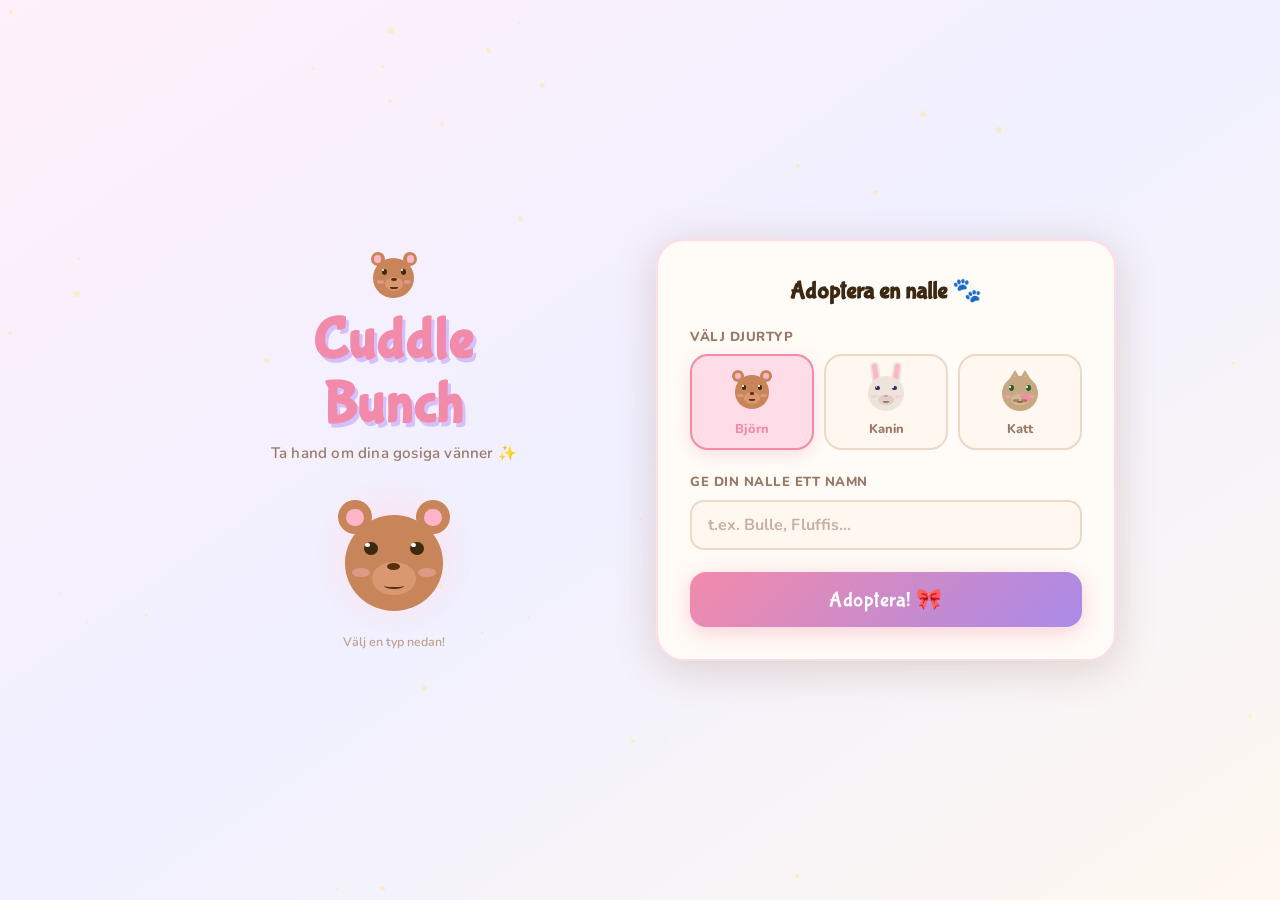
<file: index.html>
<!DOCTYPE html>
<html lang="sv">
<head>
  <meta charset="UTF-8" />
  <meta name="viewport" content="width=device-width, initial-scale=1.0" />
  <title>Cuddle Bunch 🧸</title>
  <link rel="preconnect" href="https://fonts.googleapis.com" />
  <link href="https://fonts.googleapis.com/css2?family=Bubblegum+Sans&family=Nunito:wght@400;600;700;800;900&display=swap" rel="stylesheet" />
  <link rel="stylesheet" href="style.css" />
</head>
<body class="adopt-page">

  <div class="stars" id="stars"></div>
  <div class="floaties" id="floaties"></div>

  <main class="adopt-layout">

    <!-- LEFT: BRANDING + PREVIEW -->
    <section class="adopt-left">
      <div class="brand-block">
        <div class="bear-logo" id="logoAnimal"></div>
        <h1 class="main-title">Cuddle<br/>Bunch</h1>
        <p class="tagline">Ta hand om dina gosiga vänner ✨</p>
      </div>
      <div class="preview-stage">
        <div class="stage-glow"></div>
        <div class="preview-animal" id="previewAnimal"></div>
        <p class="preview-hint">Välj en typ nedan!</p>
      </div>
    </section>

    <!-- RIGHT: FORM -->
    <section class="adopt-right">
      <div class="adopt-card">
        <h2 class="card-title">Adoptera en nalle 🐾</h2>

        <label class="form-label">Välj djurtyp</label>
        <div class="type-picker">
          <button class="type-btn selected" data-type="bear"   onclick="selectType('bear',this)">
            <div class="type-mini" id="mini-bear"></div>
            <span>Björn</span>
          </button>
          <button class="type-btn" data-type="rabbit" onclick="selectType('rabbit',this)">
            <div class="type-mini" id="mini-rabbit"></div>
            <span>Kanin</span>
          </button>
          <button class="type-btn" data-type="cat"    onclick="selectType('cat',this)">
            <div class="type-mini" id="mini-cat"></div>
            <span>Katt</span>
          </button>
        </div>

        <label class="form-label" for="nameInput">Ge din nalle ett namn</label>
        <input id="nameInput" type="text" class="name-input"
               maxlength="16" placeholder="t.ex. Bulle, Fluffis…"
               onkeydown="if(event.key==='Enter') doAdopt()" />

        <button class="adopt-btn" onclick="doAdopt()">
          Adoptera! 🎀
        </button>

        <div id="returnBar" class="return-bar" style="display:none">
          <span id="returnText"></span>
          <a href="game.html" class="return-link">Se alla dina nallor →</a>
        </div>
      </div>
    </section>

  </main>

  <script src="animals.js"></script>
  <script src="adopt.js"></script>
</body>
</html>
</file>
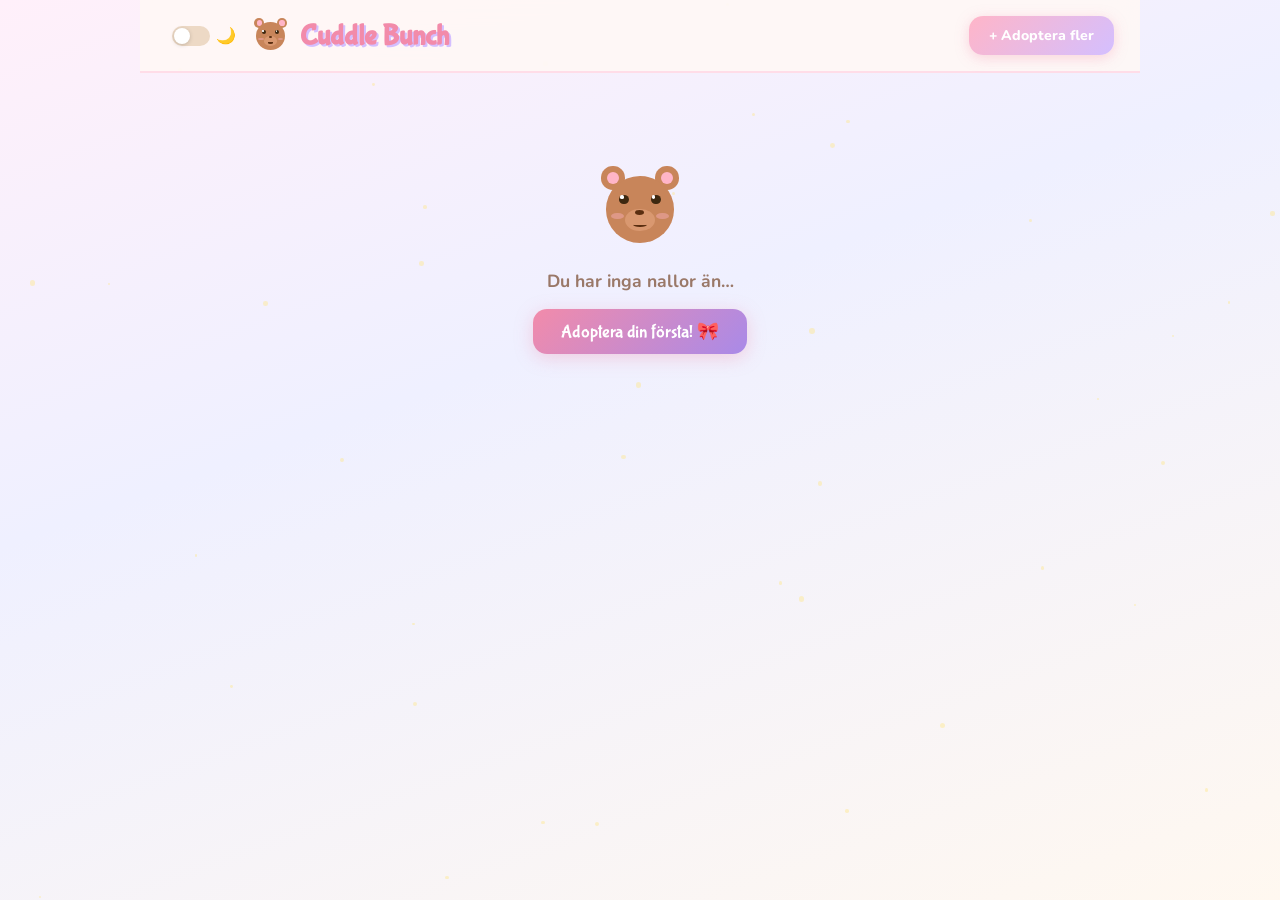
<file: game.html>
<!DOCTYPE html>
<html lang="sv">
<head>
  <meta charset="UTF-8" />
  <meta name="viewport" content="width=device-width, initial-scale=1.0" />
  <title>Cuddle Bunch – Mina nallor 🧸</title>
  <link rel="preconnect" href="https://fonts.googleapis.com" />
  <link href="https://fonts.googleapis.com/css2?family=Bubblegum+Sans&family=Nunito:wght@400;600;700;800;900&display=swap" rel="stylesheet" />
  <link rel="stylesheet" href="style.css" />
</head>
<body class="game-page">

  <div class="stars" id="stars"></div>

  <!-- HEADER -->
  <header class="game-header">
    <div class="header-left">
      <button class="dark-toggle" id="darkToggle" onclick="toggleDark()" title="Byt tema">
        <span class="toggle-track"><span class="toggle-thumb"></span></span>
        <span class="toggle-icon" id="toggleIcon">🌙</span>
      </button>
      <div class="header-logo" id="headerLogo"></div>
      <h1 class="header-title">Cuddle Bunch</h1>
    </div>
    <a href="index.html" class="btn-adopt-more"><span>+ Adoptera fler</span></a>
  </header>

  <!-- MAIN GRID -->
  <main class="game-main">
    <div id="emptyState" class="empty-state" style="display:none">
      <div class="empty-bear" id="emptyBear"></div>
      <p class="empty-text">Du har inga nallor än…</p>
      <a href="index.html" class="adopt-btn-inline">Adoptera din första! 🎀</a>
    </div>
    <div class="animal-grid" id="animalGrid"></div>
  </main>

  <!-- MODAL -->
  <div id="modal" class="modal-backdrop" onclick="handleBackdropClick(event)">
    <div class="modal-box">
      <button class="modal-close" onclick="closeModal()">✕</button>

      <!-- SCENE -->
      <div id="modalScene" class="modal-scene"></div>

      <!-- INFO -->
      <div class="modal-info">
        <div class="modal-top-row">
          <h2 id="modalName" class="modal-name"></h2>
          <div id="modalBond" class="modal-bond"></div>
        </div>
        <div id="modalDiary" class="modal-diary"></div>
        <div class="modal-meters">
          <div class="meter-row">
            <span class="meter-icon">⚡</span>
            <div class="energy-track">
              <div id="modalEnergyFill" class="energy-fill"></div>
            </div>
            <span id="modalEnergyNum" class="energy-num">100</span>
          </div>
          <div class="meter-row">
            <span class="meter-icon">🌸</span>
            <div class="mood-track">
              <div id="modalMoodFill" class="mood-fill-bar"></div>
            </div>
            <span id="modalMoodEmoji" class="mood-emoji">😊</span>
          </div>
        </div>
        <p id="modalStatus" class="modal-status"></p>
      </div>

      <!-- TABS – 6 activities in 3×2 grid -->
      <div id="modalTabs" class="modal-tabs">
        <button class="tab-btn" data-tab="feed"  onclick="switchTab('feed')">🍯<span>Mata</span></button>
        <button class="tab-btn" data-tab="play"  onclick="switchTab('play')">🤣<span>Kila</span></button>
        <button class="tab-btn" data-tab="tv"    onclick="switchTab('tv')">📺<span>TV</span></button>
        <button class="tab-btn" data-tab="read"  onclick="switchTab('read')">📖<span>Läs</span></button>
        <button class="tab-btn" data-tab="fika"  onclick="switchTab('fika')">🍵<span>Fika</span></button>
        <button class="tab-btn" data-tab="sleep" onclick="switchTab('sleep')">🛏️<span>Säng</span></button>
      </div>

      <!-- WAKE (sleeping only) -->
      <div id="wakeDiv" class="wake-div" style="display:none">
        <button class="wake-btn" onclick="doWake()">☀️ Väck upp</button>
      </div>
    </div>
  </div>

  <!-- TOAST -->
  <div id="toast" class="toast"></div>

  <script src="animals.js"></script>
  <script src="interactions.js"></script>
  <script src="game.js"></script>
</body>
</html>
</file>
<file: style.css>
/* =============================================
   CUDDLE BUNCH – style.css
   Soft pastel cottagecore 🌸
   ============================================= */

:root {
  --cream:     #FFF8F0;
  --cream2:    #FFF3E8;
  --pink:      #FFB5C8;
  --pink-d:    #F28BAA;
  --pink-light:#FFDDE8;
  --lav:       #D4BFFF;
  --lav-d:     #A98AE8;
  --lav-light: #EDE5FF;
  --mint:      #B8F0D8;
  --mint-d:    #6ECFA4;
  --peach:     #FFD6B0;
  --peach-d:   #E8A86A;
  --yellow:    #FFE680;
  --yellow-d:  #D4B800;
  --brown:     #C8855A;
  --brown-d:   #8B4F2E;
  --brown-dark:#5A2E10;
  --text:      #3D2814;
  --text-soft: #9A7868;
  --text-mute: #C0A090;
  --card-bg:   #FFFBF6;
  --shadow:    rgba(160,110,80,0.16);
  --shadow-lg: rgba(130,80,50,0.22);
}

* { box-sizing: border-box; margin: 0; padding: 0; }

body {
  font-family: 'Nunito', sans-serif;
  background: var(--cream);
  color: var(--text);
  min-height: 100vh;
}

a { text-decoration: none; }

/* =============================================
   SHARED UTILITIES
   ============================================= */

/* ── STARS ── */
.stars {
  position: fixed; inset: 0;
  pointer-events: none;
  z-index: 0;
}
.star {
  position: absolute;
  border-radius: 50%;
  background: var(--yellow);
  opacity: 0.4;
  animation: twinkle var(--dur, 3s) ease-in-out infinite alternate;
}
@keyframes twinkle {
  from { opacity: 0.1; transform: scale(0.7); }
  to   { opacity: 0.6; transform: scale(1.2); }
}

/* ── ENERGY BARS ── */
.energy-track {
  flex: 1;
  height: 11px;
  background: #EDD9C5;
  border-radius: 99px;
  overflow: hidden;
}
.energy-fill {
  height: 100%;
  border-radius: 99px;
  transition: width 0.7s cubic-bezier(.4,0,.2,1), background 0.4s;
}
.bar-high { background: linear-gradient(90deg, var(--mint-d), var(--lav-d)); }
.bar-mid  { background: linear-gradient(90deg, var(--peach-d), var(--yellow-d)); }
.bar-low  { background: linear-gradient(90deg, #FF9966, #FF5555); }

.energy-num {
  font-size: 0.8rem;
  font-weight: 800;
  color: var(--text);
  min-width: 26px;
  text-align: right;
}

/* ── TOAST ── */
.toast {
  position: fixed;
  bottom: 2rem; left: 50%; transform: translateX(-50%) translateY(20px);
  background: #FFF4F9;
  color: #4A1830;
  border: 2px solid var(--pink);
  padding: 10px 24px;
  border-radius: 99px;
  font-size: 0.9rem;
  font-weight: 700;
  z-index: 9999;
  opacity: 0;
  transition: opacity 0.3s, transform 0.3s;
  pointer-events: none;
  white-space: nowrap;
  box-shadow: 0 4px 18px rgba(242,139,170,0.2);
}
.toast.show {
  opacity: 1;
  transform: translateX(-50%) translateY(0);
}
body.dark .toast {
  background: #201830;
  color: #EDE6FF;
  border-color: var(--lav-d);
  box-shadow: 0 4px 18px rgba(0,0,0,0.5);
}

/* =============================================
   ANIMAL CSS ART
   ============================================= */

/* ── BEAR HEAD ── */
.anim-bear .a-ear {
  position: absolute;
  width: 26%; height: 26%;
  background: var(--brown);
  border-radius: 50%;
  top: 4%;
  z-index: 1;
}
.anim-bear .a-ear-l { left: 7%; }
.anim-bear .a-ear-r { right: 7%; }
.anim-bear .a-ear::after {
  content: '';
  position: absolute;
  width: 52%; height: 52%;
  background: var(--pink);
  border-radius: 50%;
  top: 24%; left: 24%;
}

.anim-bear .a-head {
  position: absolute;
  width: 76%; height: 74%;
  background: var(--brown);
  border-radius: 50%;
  top: 15%; left: 12%;
  z-index: 2;
}

.anim-bear .a-muzzle {
  position: absolute;
  width: 44%; height: 34%;
  background: #D99870;
  border-radius: 50%;
  bottom: 17%; left: 28%;
}
.anim-bear .a-nose {
  position: absolute;
  width: 30%; height: 22%;
  background: var(--brown-dark);
  border-radius: 50%;
  top: 4%; left: 35%;
}
.anim-bear .a-smile {
  position: absolute;
  width: 44%; height: 20%;
  border-bottom: 2.5px solid var(--brown-dark);
  border-radius: 0 0 50% 50%;
  bottom: 18%; left: 28%;
}

/* ── RABBIT HEAD ── */
.anim-rabbit .a-rear {
  position: absolute;
  width: 20%; height: 48%;
  background: #EDE4DC;
  border-radius: 99px;
  top: -14%;
}
.anim-rabbit .a-rear-l { left: 18%; transform: rotate(-8deg); }
.anim-rabbit .a-rear-r { right: 18%; transform: rotate(8deg); }
.anim-rabbit .a-rear::after {
  content: '';
  position: absolute;
  width: 48%; height: 72%;
  background: var(--pink);
  border-radius: 99px;
  top: 10%; left: 26%;
}

.anim-rabbit .rabbit-head {
  position: absolute;
  width: 78%; height: 76%;
  background: #EDE4DC;
  border-radius: 50%;
  top: 16%; left: 11%;
  z-index: 2;
}
.anim-rabbit .rabbit-muzzle {
  position: absolute;
  width: 44%; height: 30%;
  background: #E0D0C4;
  border-radius: 50%;
  bottom: 16%; left: 28%;
}
.anim-rabbit .rabbit-nose {
  position: absolute;
  width: 28%; height: 20%;
  background: var(--pink-d);
  border-radius: 50%;
  top: 3%; left: 36%;
}
.anim-rabbit .a-smile {
  position: absolute;
  width: 40%; height: 18%;
  border-bottom: 2.5px solid #9A7A6A;
  border-radius: 0 0 50% 50%;
  bottom: 19%; left: 30%;
}

/* ── CAT HEAD ── */
.anim-cat .a-cat-ear {
  position: absolute;
  width: 0; height: 0;
  border-left: 13px solid transparent;
  border-right: 13px solid transparent;
  border-bottom: 21px solid #C8A882;
  top: 4%;
  z-index: 1;
}
.anim-cat .a-cat-ear-l { left: 10%; }
.anim-cat .a-cat-ear-r { right: 10%; }
.anim-cat .a-cat-ear::after {
  content: '';
  position: absolute;
  width: 0; height: 0;
  border-left: 7px solid transparent;
  border-right: 7px solid transparent;
  border-bottom: 14px solid var(--pink);
  top: 5px; left: -7px;
}
.anim-cat .cat-head {
  position: absolute;
  width: 78%; height: 76%;
  background: #C8A882;
  border-radius: 50%;
  top: 16%; left: 11%;
  z-index: 2;
}
.anim-cat .cat-muzzle {
  position: absolute;
  width: 48%; height: 32%;
  background: #D4B896;
  border-radius: 50%;
  bottom: 15%; left: 26%;
}
.anim-cat .cat-nose {
  position: absolute;
  width: 0; height: 0;
  border-left: 7px solid transparent;
  border-right: 7px solid transparent;
  border-top: 9px solid var(--pink-d);
  top: 2%; left: 43%;
}
.anim-cat .a-smile {
  position: absolute;
  width: 38%; height: 18%;
  border-bottom: 2px solid #8B6A4A;
  border-radius: 0 0 50% 50%;
  bottom: 20%; left: 31%;
}
.whisker {
  position: absolute;
  height: 1.5px;
  background: #8B6A4A;
  opacity: 0.5;
  border-radius: 1px;
}
.w-l1 { width: 34%; top: 42%; right: 54%; transform: rotate(-5deg); }
.w-l2 { width: 34%; top: 54%; right: 54%; transform: rotate(5deg); }
.w-r1 { width: 34%; top: 42%; left: 54%; transform: rotate(5deg); }
.w-r2 { width: 34%; top: 54%; left: 54%; transform: rotate(-5deg); }

/* ── SHARED EYES ── */
.a-eye {
  position: absolute;
  z-index: 5;
}

/* Bear eyes */
.anim-bear .a-eye {
  width: 14%; height: 14%;
  background: #3D2810;
  border-radius: 50%;
  top: 28%;
}
.anim-bear .a-eye-l { left: 20%; }
.anim-bear .a-eye-r { right: 20%; }
.anim-bear .a-eye::after {
  content: '';
  position: absolute;
  width: 35%; height: 35%;
  background: #fff;
  border-radius: 50%;
  top: 8%; left: 8%;
}

/* Rabbit eyes */
.anim-rabbit .a-eye {
  width: 13%; height: 13%;
  background: #3C2860;
  border-radius: 50%;
  top: 29%;
}
.anim-rabbit .a-eye-l { left: 20%; }
.anim-rabbit .a-eye-r { right: 20%; }
.anim-rabbit .a-eye::after {
  content: '';
  position: absolute;
  width: 35%; height: 35%;
  background: #fff;
  border-radius: 50%;
  top: 8%; left: 8%;
}

/* Cat eyes */
.anim-cat .cat-eye {
  width: 14%; height: 18%;
  background: #2E5C2E;
  border-radius: 40% 40% 50% 50%;
  top: 27%;
}
.anim-cat .a-eye-l { left: 19%; }
.anim-cat .a-eye-r { right: 19%; }
.anim-cat .cat-eye::after {
  content: '';
  position: absolute;
  width: 32%; height: 32%;
  background: #fff;
  border-radius: 50%;
  top: 6%; left: 6%;
}

/* ── SLEEPING EYES ── */
.a-eye.sleepy {
  background: transparent !important;
  border-radius: 0 !important;
  height: 6% !important;
  border-top: 2.5px solid currentColor;
  overflow: visible;
}
.anim-bear .a-eye.sleepy    { color: #3D2810; top: 31%; border-radius: 50% 50% 0 0 !important; }
.anim-rabbit .a-eye.sleepy  { color: #3C2860; top: 31%; border-radius: 50% 50% 0 0 !important; }
.anim-cat .a-eye.sleepy     { color: #2E5C2E; top: 30%; border-radius: 50% 50% 0 0 !important; height: 7% !important; }
.a-eye.sleepy::after { display: none !important; }

/* ── CHEEKS ── */
.a-cheek {
  position: absolute;
  width: 18%; height: 10%;
  background: var(--pink);
  border-radius: 50%;
  bottom: 35%;
  opacity: 0.4;
}
.a-cheek-l { left: 8%; }
.a-cheek-r { right: 8%; }

/* =============================================
   BED CSS ART — top-down view
   Animal head peeks above the blanket fold
   ============================================= */

.bed-scene {
  display: inline-flex;
  flex-direction: column;
  align-items: stretch;
}

/* Headboard bar */
.bed-headboard-bar {
  position: relative;
  height: 18px;
  background: var(--brown-d);
  border-radius: 10px 10px 3px 3px;
  box-shadow: 0 -2px 0 var(--brown-dark) inset;
  z-index: 3;
}
.hb-knob {
  position: absolute;
  top: -6px;
  width: 14px; height: 18px;
  background: var(--brown-d);
  border-radius: 7px 7px 3px 3px;
  border-top: 3px solid var(--brown-dark);
}
.hb-knob-l { left: 10px; }
.hb-knob-r { right: 10px; }

/* Bed body */
.bed-body {
  position: relative;
  background: var(--peach);
  border-left: 6px solid var(--brown);
  border-right: 6px solid var(--brown);
  display: flex;
  flex-direction: column;
  align-items: center;
  padding: 8px 6px 0;
  min-height: 90px;
  overflow: visible;
}

.bed-mattress-bg {
  position: absolute;
  inset: 0;
  background: repeating-linear-gradient(
    90deg,
    transparent 0px,
    transparent 18px,
    rgba(200,160,110,0.12) 18px,
    rgba(200,160,110,0.12) 20px
  );
  border-radius: 0 0 4px 4px;
  pointer-events: none;
}

/* Animal head sits at top, centered, above blanket */
.bed-animal-peek {
  position: relative;
  z-index: 5;
  display: flex;
  justify-content: center;
  margin-bottom: -6px;
}

/* Blanket covers lower 60% of bed body */
.bed-blanket-layer {
  position: relative;
  width: calc(100% + 2px);
  flex: 1;
  min-height: 46px;
  background: linear-gradient(160deg, var(--lav) 0%, var(--pink) 100%);
  border-radius: 4px 4px 0 0;
  z-index: 4;
  overflow: hidden;
}
.blanket-fold-line {
  position: absolute;
  top: 0; left: 0; right: 0;
  height: 10px;
  background: rgba(255,255,255,0.28);
  border-radius: 4px 4px 0 0;
}
.blanket-dot {
  position: absolute;
  width: 6px; height: 6px;
  border-radius: 50%;
  background: rgba(255,255,255,0.3);
  top: 20px;
}
.bd1 { left: 20%; }
.bd2 { left: 48%; }
.bd3 { left: 73%; }

/* Footboard bar */
.bed-footboard-bar {
  position: relative;
  height: 12px;
  background: var(--brown-d);
  border-radius: 2px 2px 8px 8px;
  box-shadow: 0 3px 8px rgba(100,60,30,0.3);
  z-index: 3;
}
.fb-knob {
  position: absolute;
  bottom: -4px;
  width: 11px; height: 14px;
  background: var(--brown-d);
  border-radius: 2px 2px 5px 5px;
}
.fb-knob-l { left: 10px; }
.fb-knob-r { right: 10px; }



/* =============================================
   DARK MODE – comprehensive
   ============================================= */
body.dark {
  /* Override all CSS variables */
  --cream:      #15101E;
  --cream2:     #1C1428;
  --card-bg:    #201830;
  --text:       #EDE6FF;
  --text-soft:  #A890C8;
  --text-mute:  #6A5888;
  --shadow:     rgba(0,0,0,0.45);
  --shadow-lg:  rgba(0,0,0,0.6);
  --pink-light: #35142A;
  --lav-light:  #1E1438;
  --peach:      #3A2018;
  --mint:       #102818;
  --yellow:     #2A2208;
}

/* ── Page backgrounds ── */
body.dark.game-page {
  background: linear-gradient(160deg, #180E24 0%, #0E1028 40%, #18101A 100%);
}
body.dark.adopt-page {
  background: linear-gradient(145deg, #180E24 0%, #0E1028 50%, #18101A 100%);
}

/* ── Stars ── */
body.dark .star { background: #C4A8FF; opacity: 0.3; }

/* ── Header ── */
body.dark .game-header {
  background: rgba(20,12,32,0.92);
  border-color: #2E1A3A;
}
body.dark .header-title { text-shadow: 2px 2px 0 #3A1A50; }

/* ── Toggle ── */
body.dark .toggle-track  { background: var(--lav-d); }
body.dark .toggle-thumb  { transform: translateX(18px); }

/* ── Adopt card ── */
body.dark .adopt-card {
  background: #201830;
  border-color: #3A1E48;
  box-shadow: 0 8px 40px rgba(0,0,0,0.5);
}
body.dark .card-title { color: var(--text); }
body.dark .type-btn {
  background: #2A1E38;
  border-color: #3A2848;
  color: var(--text-soft);
}
body.dark .type-btn:hover  { border-color: var(--pink); background: #351828; }
body.dark .type-btn.selected {
  background: var(--pink-light);
  border-color: var(--pink-d);
  color: var(--pink);
}
body.dark .name-input {
  background: #2A1E38;
  border-color: #3A2848;
  color: var(--text);
}
body.dark .name-input::placeholder { color: #5A4068; }
body.dark .name-input:focus { border-color: var(--pink-d); }
body.dark .return-bar { background: #1E1438; }

/* ── Stage glow on adopt page ── */
body.dark .stage-glow { background: radial-gradient(circle, #3D1E3A 0%, transparent 70%); }

/* ── Animal cards ── */
body.dark .animal-card {
  border-color: #2E1E40;
  background: #201830;
}
body.dark .animal-card:hover { border-color: var(--pink); }
body.dark .animal-card.sleeping {
  background: #18122A;
  border-color: var(--lav-d);
}
body.dark .energy-track  { background: #2E1E40; }
body.dark .card-status   { color: var(--text-soft); }

/* ── Bed art ── */
body.dark .bed-body {
  background: #2A1E3A;
  border-color: #4A3060;
}
body.dark .bed-headboard-bar,
body.dark .bed-footboard-bar { background: #3A2458; }
body.dark .hb-knob,
body.dark .fb-knob           { background: #3A2458; }
body.dark .bed-mattress-bg {
  background: repeating-linear-gradient(
    90deg,
    transparent 0, transparent 18px,
    rgba(120,80,160,0.15) 18px, rgba(120,80,160,0.15) 20px
  );
}

/* ── Modal ── */
body.dark .modal-box {
  background: #1E1430;
  border-color: #4A2860;
}
body.dark .modal-close       { color: var(--text-mute); }
body.dark .modal-close:hover { background: #2E1A40; color: var(--text-soft); }
body.dark .modal-tabs        { border-color: #2E1A40; }
body.dark .tab-btn {
  background: #2A1E3A;
  color: var(--text-soft);
  border-color: transparent;
}
body.dark .tab-btn:hover  { background: var(--pink-light); border-color: var(--pink); }
body.dark .tab-btn.active {
  background: var(--pink-light);
  border-color: var(--pink-d);
  color: var(--pink);
}
body.dark .wake-div { border-color: #2E1A40; }
body.dark .modal-status { color: var(--text-soft); }

/* ── Scenes: FEED ── */
body.dark .s-feed {
  background: linear-gradient(160deg, #2A1808 0%, #1E1218 100%);
}
body.dark .feed-hint { color: var(--text-soft); }
body.dark .jar-label { color: var(--text-soft); }

/* ── Scenes: PLAY ── */
body.dark .s-play {
  background: linear-gradient(155deg, #1A0A20 0%, #0A0E1C 100%);
}
body.dark .play-hint      { color: var(--text-soft); }
body.dark .tickle-track   { background: #2E1A40; }
body.dark .tickle-label   { color: var(--text-soft); }

/* ── Scenes: TV ── */
/* TV scene has its own dark bg already – just fix click prompt */
body.dark .tv-click-prompt { color: rgba(200,160,255,0.45); }
body.dark .couch-shape { background: linear-gradient(180deg, #3A1E10, #241008); }

/* ── Scenes: SLEEP ── */
body.dark .s-sleep {
  background: linear-gradient(160deg, #180E28 0%, #180A1C 100%);
}
body.dark .s-sleep.lights-off {
  background: linear-gradient(160deg, #06040E 0%, #08030A 100%);
}
body.dark .sleep-progress .sp-step {
  background: rgba(100,80,140,0.2);
  color: var(--text-mute);
}
body.dark .pat-area     { border-color: #4A2860; background: rgba(0,0,0,0.15); }
body.dark .pat-area:hover { background: rgba(100,60,140,0.18); }
body.dark .pat-instruction { color: #C090FF; }
body.dark .puller-tab {
  box-shadow: 0 3px 10px rgba(120,60,180,0.4);
}

/* ── Empty state ── */
body.dark .empty-text { color: var(--text-soft); }

/* Dark mode toggle button */
.dark-toggle {
  display: flex;
  align-items: center;
  gap: 6px;
  background: none;
  border: none;
  cursor: pointer;
  padding: 4px 6px;
  border-radius: 10px;
  transition: background 0.15s;
}
.dark-toggle:hover { background: var(--pink-light); }

.toggle-track {
  width: 38px; height: 20px;
  background: #EDD9C5;
  border-radius: 99px;
  display: flex;
  align-items: center;
  padding: 2px;
  transition: background 0.3s;
  flex-shrink: 0;
}
body.dark .toggle-track { background: var(--lav-d); }

.toggle-thumb {
  width: 16px; height: 16px;
  background: #fff;
  border-radius: 50%;
  transition: transform 0.3s cubic-bezier(.34,1.56,.64,1);
  box-shadow: 0 1px 4px rgba(0,0,0,0.18);
}
body.dark .toggle-thumb { transform: translateX(18px); }

.toggle-icon { font-size: 1rem; line-height: 1; }



body.adopt-page {
  background: linear-gradient(145deg, #FFF0FA 0%, #F0F0FF 50%, #FFF8F0 100%);
  min-height: 100vh;
  overflow-x: hidden;
}

/* Floaties */
.floaties {
  position: fixed; inset: 0;
  pointer-events: none;
  z-index: 0;
  overflow: hidden;
}
.floaty {
  position: absolute;
  bottom: -30px;
  animation: floatRise linear infinite;
  opacity: 0.5;
}
@keyframes floatRise {
  0%   { transform: translateY(0) rotate(0deg);    opacity: 0;   }
  10%  { opacity: 0.5; }
  90%  { opacity: 0.4; }
  100% { transform: translateY(-110vh) rotate(30deg); opacity: 0; }
}

/* Layout */
.adopt-layout {
  position: relative; z-index: 1;
  display: grid;
  grid-template-columns: 1fr 1fr;
  min-height: 100vh;
  max-width: 1000px;
  margin: 0 auto;
  padding: 2rem 1.5rem;
  gap: 2rem;
  align-items: center;
}

/* Left panel */
.adopt-left {
  display: flex;
  flex-direction: column;
  align-items: center;
  gap: 2rem;
}

.brand-block { text-align: center; }

.main-title {
  font-family: 'Bubblegum Sans', cursive;
  font-size: 3.6rem;
  line-height: 1.1;
  color: var(--pink-d);
  text-shadow: 3px 4px 0 var(--lav), 1px 1px 0 rgba(255,255,255,0.8);
  letter-spacing: 1px;
  margin: 0.4rem 0;
}

#logoAnimal { margin: 0 auto 0.3rem; width: fit-content; }

.tagline {
  font-size: 0.95rem;
  color: var(--text-soft);
  font-weight: 600;
  letter-spacing: 0.2px;
}

.preview-stage {
  position: relative;
  display: flex;
  flex-direction: column;
  align-items: center;
  gap: 0.5rem;
}

.stage-glow {
  position: absolute;
  width: 160px; height: 160px;
  background: radial-gradient(circle, var(--pink-light) 0%, transparent 70%);
  border-radius: 50%;
  top: -20px; left: 50%; transform: translateX(-50%);
  pointer-events: none;
}

.preview-animal {
  position: relative;
  z-index: 1;
  transition: all 0.3s cubic-bezier(.34,1.56,.64,1);
  animation: bobble 3s ease-in-out infinite;
}
@keyframes bobble {
  0%,100% { transform: translateY(0) rotate(-1deg); }
  50%      { transform: translateY(-8px) rotate(1deg); }
}

.preview-hint {
  font-size: 0.78rem;
  color: var(--text-mute);
  font-weight: 600;
  text-align: center;
}

/* Right panel – card */
.adopt-right { display: flex; align-items: center; }

.adopt-card {
  background: var(--card-bg);
  border: 2.5px solid var(--pink-light);
  border-radius: 28px;
  padding: 2.2rem 2rem 2rem;
  width: 100%;
  box-shadow: 0 8px 40px var(--shadow-lg);
}

.card-title {
  font-family: 'Bubblegum Sans', cursive;
  font-size: 1.5rem;
  color: var(--text);
  margin-bottom: 1.4rem;
  text-align: center;
}

.form-label {
  display: block;
  font-size: 0.82rem;
  font-weight: 800;
  color: var(--text-soft);
  letter-spacing: 0.5px;
  text-transform: uppercase;
  margin-bottom: 0.55rem;
}

/* Type picker */
.type-picker {
  display: grid;
  grid-template-columns: repeat(3, 1fr);
  gap: 10px;
  margin-bottom: 1.4rem;
}
.type-btn {
  display: flex;
  flex-direction: column;
  align-items: center;
  gap: 6px;
  padding: 12px 6px 10px;
  border-radius: 18px;
  border: 2.5px solid #EDD9C5;
  background: var(--cream);
  cursor: pointer;
  font-family: 'Nunito', sans-serif;
  font-size: 0.8rem;
  font-weight: 800;
  color: var(--text-soft);
  transition: all 0.18s;
}
.type-btn:hover {
  border-color: var(--pink);
  transform: translateY(-2px);
  box-shadow: 0 4px 12px var(--shadow);
}
.type-btn.selected {
  border-color: var(--pink-d);
  background: var(--pink-light);
  color: var(--pink-d);
  box-shadow: 0 4px 14px rgba(242,139,170,0.25);
}
.type-mini { display: flex; justify-content: center; }

/* Name input */
.name-input {
  width: 100%;
  padding: 12px 16px;
  border-radius: 14px;
  border: 2.5px solid #EDD9C5;
  font-family: 'Nunito', sans-serif;
  font-size: 1rem;
  font-weight: 700;
  color: var(--text);
  background: var(--cream);
  outline: none;
  margin-bottom: 1.4rem;
  transition: border-color 0.2s, box-shadow 0.2s;
}
.name-input:focus {
  border-color: var(--pink-d);
  box-shadow: 0 0 0 3px rgba(242,139,170,0.15);
}
.name-input::placeholder { color: #C9B0A3; }

/* Adopt button */
.adopt-btn {
  width: 100%;
  padding: 15px;
  border: none; border-radius: 16px;
  font-family: 'Bubblegum Sans', cursive;
  font-size: 1.3rem;
  letter-spacing: 0.5px;
  background: linear-gradient(135deg, var(--pink-d) 0%, var(--lav-d) 100%);
  color: #fff;
  cursor: pointer;
  box-shadow: 0 5px 20px rgba(242,139,170,0.4);
  transition: all 0.2s;
}
.adopt-btn:hover {
  transform: translateY(-2px);
  box-shadow: 0 8px 26px rgba(242,139,170,0.5);
}
.adopt-btn:active { transform: translateY(0); }

/* Return bar */
.return-bar {
  display: flex;
  align-items: center;
  justify-content: space-between;
  margin-top: 1rem;
  padding: 10px 14px;
  background: var(--lav-light);
  border-radius: 12px;
  font-size: 0.82rem;
  font-weight: 700;
  color: var(--lav-d);
  gap: 8px;
  flex-wrap: wrap;
}
.return-link {
  font-weight: 800;
  color: var(--lav-d);
  white-space: nowrap;
  border-bottom: 1.5px solid var(--lav-d);
  padding-bottom: 1px;
}
.return-link:hover { color: var(--pink-d); border-color: var(--pink-d); }

/* =============================================
   GAME PAGE
   ============================================= */

body.game-page {
  background: linear-gradient(160deg, #FFF0FA 0%, #EFF0FF 40%, #FFF8F0 100%);
  min-height: 100vh;
}

/* Header */
.game-header {
  position: relative; z-index: 10;
  display: flex;
  align-items: center;
  justify-content: space-between;
  padding: 1rem 1.6rem;
  max-width: 1000px;
  margin: 0 auto;
  background: rgba(255,248,245,0.85);
  backdrop-filter: blur(12px);
  border-bottom: 2px solid var(--pink-light);
}

.header-left {
  display: flex;
  align-items: center;
  gap: 10px;
}

.header-title {
  font-family: 'Bubblegum Sans', cursive;
  font-size: 1.8rem;
  color: var(--pink-d);
  text-shadow: 2px 2px 0 var(--lav);
}

.btn-adopt-more {
  display: flex;
  align-items: center;
  gap: 6px;
  padding: 10px 20px;
  border-radius: 14px;
  background: linear-gradient(135deg, var(--pink) 0%, var(--lav) 100%);
  color: #fff;
  font-family: 'Nunito', sans-serif;
  font-weight: 800;
  font-size: 0.88rem;
  box-shadow: 0 3px 14px rgba(242,139,170,0.35);
  transition: all 0.18s;
}
.btn-adopt-more:hover {
  transform: translateY(-2px);
  box-shadow: 0 6px 20px rgba(242,139,170,0.45);
}

/* Main grid */
.game-main {
  position: relative; z-index: 1;
  max-width: 1000px;
  margin: 0 auto;
  padding: 1.6rem 1.4rem 4rem;
}

.animal-grid {
  display: grid;
  grid-template-columns: repeat(auto-fill, minmax(210px, 1fr));
  gap: 18px;
}

/* Animal card */
.animal-card {
  background: var(--card-bg);
  border-radius: 24px;
  padding: 1.3rem 1rem 1rem;
  cursor: pointer;
  border: 2.5px solid #EDD9C5;
  box-shadow: 0 4px 22px var(--shadow);
  transition: all 0.22s cubic-bezier(.34,1.56,.64,1);
  position: relative;
  overflow: visible;
}
.animal-card:hover {
  transform: translateY(-5px) scale(1.02);
  box-shadow: 0 10px 36px var(--shadow-lg);
  border-color: var(--pink);
}
.animal-card.sleeping {
  background: #F8F4FF;
  border-color: var(--lav);
}
.animal-card.sleeping:hover { border-color: var(--lav-d); }

.card-inner {
  display: flex;
  flex-direction: column;
  align-items: center;
  gap: 10px;
}

.card-animal { display: flex; justify-content: center; }
.card-bed    { display: flex; justify-content: center; width: 100%; }

.card-info {
  width: 100%;
  display: flex;
  flex-direction: column;
  gap: 4px;
}

.card-name {
  font-family: 'Bubblegum Sans', cursive;
  font-size: 1.15rem;
  color: var(--text);
  text-align: center;
}
.card-type {
  font-size: 0.72rem;
  font-weight: 700;
  color: var(--text-mute);
  text-align: center;
  margin-bottom: 2px;
}

.card-energy-row {
  display: flex;
  align-items: center;
  gap: 7px;
}
.card-energy-row .energy-icon { font-size: 0.8rem; }

.card-status {
  font-size: 0.75rem;
  font-weight: 700;
  color: var(--text-soft);
  text-align: center;
  min-height: 18px;
}

/* ZZZ cloud */
.zzz-cloud {
  position: absolute;
  top: -6px; right: 8px;
  display: flex;
  flex-direction: column;
  align-items: flex-end;
  pointer-events: none;
}
.z {
  font-family: 'Bubblegum Sans', cursive;
  color: var(--lav-d);
  animation: zzFloat 2.1s ease-in-out infinite;
  opacity: 0;
  line-height: 1.1;
}
.z:nth-child(1) { font-size: 0.75rem; animation-delay: 0s; }
.z:nth-child(2) { font-size: 0.95rem;  animation-delay: 0.7s; }
.z:nth-child(3) { font-size: 1.2rem;   animation-delay: 1.4s; }
@keyframes zzFloat {
  0%   { opacity: 0; transform: translateY(6px) scale(0.8); }
  25%  { opacity: 1; }
  100% { opacity: 0; transform: translateY(-28px) scale(1.1); }
}

/* Empty state */
.empty-state {
  flex-direction: column;
  align-items: center;
  justify-content: center;
  gap: 1rem;
  padding: 4rem 1rem;
  text-align: center;
  animation: bobble 3s ease-in-out infinite;
}
.empty-text {
  font-size: 1.1rem;
  font-weight: 700;
  color: var(--text-soft);
}
.adopt-btn-inline {
  display: inline-block;
  padding: 12px 28px;
  border-radius: 14px;
  background: linear-gradient(135deg, var(--pink-d), var(--lav-d));
  color: #fff;
  font-family: 'Bubblegum Sans', cursive;
  font-size: 1.1rem;
  box-shadow: 0 4px 18px rgba(242,139,170,0.35);
  transition: all 0.18s;
}
.adopt-btn-inline:hover {
  transform: translateY(-2px);
  box-shadow: 0 7px 22px rgba(242,139,170,0.45);
}

/* =============================================
   MODAL
   ============================================= */
.modal-backdrop {
  display: none;
  position: fixed; inset: 0; z-index: 200;
  background: rgba(60,30,20,0.4);
  backdrop-filter: blur(6px);
  align-items: center;
  justify-content: center;
  padding: 1rem;
}
.modal-backdrop.open { display: flex; }

.modal-box {
  background: var(--card-bg);
  border-radius: 30px;
  padding: 2rem 1.8rem 1.8rem;
  max-width: 380px;
  width: 100%;
  box-shadow: 0 20px 60px rgba(0,0,0,0.2);
  border: 2.5px solid var(--pink);
  position: relative;
  text-align: center;
  animation: popIn 0.3s cubic-bezier(.34,1.56,.64,1);
}
@keyframes popIn {
  from { transform: scale(0.8) translateY(20px); opacity: 0; }
  to   { transform: scale(1) translateY(0); opacity: 1; }
}

.modal-close {
  position: absolute; top: 14px; right: 16px;
  background: none; border: none;
  font-size: 1rem; color: var(--text-mute);
  cursor: pointer;
  padding: 5px 9px;
  border-radius: 9px;
  transition: background 0.15s, color 0.15s;
}
.modal-close:hover { background: var(--pink-light); color: var(--pink-d); }

.modal-animal-wrap {
  display: flex;
  justify-content: center;
  margin-bottom: 8px;
}

.modal-name {
  font-family: 'Bubblegum Sans', cursive;
  font-size: 1.7rem;
  color: var(--text);
  margin-bottom: 12px;
}

.modal-energy-row {
  display: flex;
  align-items: center;
  gap: 8px;
  margin-bottom: 6px;
}
.energy-icon { font-size: 0.9rem; }

.modal-status {
  font-size: 0.86rem;
  font-weight: 700;
  color: var(--text-soft);
  margin-bottom: 18px;
  min-height: 20px;
}

/* ── New modal structure ── */
.modal-scene {
  min-height: 210px;
  border-radius: 18px;
  overflow: hidden;
  margin-bottom: 10px;
  position: relative;
}
.sleeping-scene {
  display: flex;
  justify-content: center;
  align-items: center;
  padding: 16px 0 8px;
}
.modal-info {
  padding: 0 2px;
  margin-bottom: 10px;
}
.modal-name {
  font-family: 'Bubblegum Sans', cursive;
  font-size: 1.5rem;
  color: var(--text);
  margin-bottom: 8px;
  text-align: center;
}
.modal-energy-row {
  display: flex;
  align-items: center;
  gap: 8px;
  margin-bottom: 4px;
}
.energy-icon { font-size: 0.9rem; }
.modal-status {
  font-size: 0.82rem;
  font-weight: 700;
  color: var(--text-soft);
  text-align: center;
  min-height: 18px;
}

/* ── TAB BAR ── */
.modal-tabs {
  display: flex;
  gap: 6px;
  border-top: 2px solid var(--pink-light);
  padding-top: 10px;
}
.tab-btn {
  flex: 1;
  display: flex;
  flex-direction: column;
  align-items: center;
  gap: 3px;
  padding: 8px 4px;
  border-radius: 14px;
  border: 2px solid transparent;
  background: var(--cream);
  font-family: 'Nunito', sans-serif;
  font-size: 0.7rem;
  font-weight: 800;
  color: var(--text-soft);
  cursor: pointer;
  transition: all 0.18s;
  line-height: 1.3;
}
.tab-btn:first-child { font-size: 1.1rem; }
.tab-btn span { font-size: 0.7rem; }
.tab-btn:hover {
  background: var(--pink-light);
  border-color: var(--pink);
  transform: translateY(-1px);
}
.tab-btn.active {
  background: var(--pink-light);
  border-color: var(--pink-d);
  color: var(--pink-d);
  box-shadow: 0 2px 10px rgba(242,139,170,0.25);
}

/* ── WAKE BUTTON ── */
.wake-div { padding-top: 10px; border-top: 2px solid var(--lav-light); }
.wake-btn {
  width: 100%;
  padding: 14px;
  border: none;
  border-radius: 16px;
  background: linear-gradient(135deg, var(--yellow), var(--peach));
  color: #6A4800;
  font-family: 'Bubblegum Sans', cursive;
  font-size: 1.2rem;
  cursor: pointer;
  box-shadow: 0 3px 14px rgba(255,220,80,0.35);
  transition: all 0.18s;
}
.wake-btn:hover { transform: translateY(-2px); box-shadow: 0 6px 20px rgba(255,220,80,0.45); }

/* =============================================
   SCENE: FEED
   ============================================= */
.s-feed {
  background: linear-gradient(160deg, #FFF0E8 0%, #FFF8F0 100%);
  border-radius: 18px;
  padding: 12px;
  display: flex;
  flex-direction: column;
  gap: 8px;
  min-height: 210px;
}
body.dark .s-feed { background: linear-gradient(160deg, #2a1a10 0%, #1a1218 100%); }

.feed-hint {
  text-align: center;
  font-size: 0.8rem;
  font-weight: 700;
  color: var(--text-soft);
}
.feed-cd-msg {
  text-align: center;
  font-size: 0.78rem;
  font-weight: 700;
  color: var(--peach-d);
  padding: 6px 10px;
  background: rgba(255,180,100,0.15);
  border-radius: 8px;
}
.feed-stage {
  position: relative;
  display: flex;
  align-items: center;
  justify-content: space-around;
  flex: 1;
  padding: 8px;
  min-height: 150px;
}
.feed-bear-wrap {
  position: relative;
  display: inline-block;
  transition: transform 0.2s;
}
.feed-bear-wrap.mouth-open { transform: scale(1.05); }
.feed-bear-wrap.eating { animation: eatBounce 0.4s ease; }
@keyframes eatBounce {
  0%   { transform: scale(1); }
  30%  { transform: scale(1.15) rotate(-3deg); }
  60%  { transform: scale(0.95) rotate(2deg); }
  100% { transform: scale(1); }
}
.feed-mouth-target {
  position: absolute;
  width: 40px; height: 30px;
  bottom: 22%; left: 50%;
  transform: translateX(-50%);
  border-radius: 50%;
  /* visible ring when debugging: outline: 2px dashed red; */
}

/* Honey jar */
.honey-jar {
  display: flex;
  flex-direction: column;
  align-items: center;
  gap: 4px;
  cursor: grab;
  user-select: none;
  touch-action: none;
  filter: drop-shadow(0 3px 8px rgba(200,140,60,0.3));
  transition: filter 0.15s, transform 0.15s;
}
.honey-jar:hover { transform: scale(1.08); filter: drop-shadow(0 5px 12px rgba(200,140,60,0.5)); }
.honey-jar.dragging { cursor: grabbing; transform: scale(1.12) rotate(5deg); z-index: 10; }
.honey-jar.jar-cd { opacity: 0.4; cursor: not-allowed; filter: grayscale(0.5); }

.jar-inner { position: relative; }
.jar-lid {
  width: 36px; height: 10px;
  background: linear-gradient(135deg, #C85A00, #8B3A00);
  border-radius: 6px 6px 2px 2px;
  margin: 0 auto 2px;
}
.jar-body-shape {
  width: 48px; height: 54px;
  background: linear-gradient(160deg, #FFD866, #F5A800);
  border-radius: 8px 8px 14px 14px;
  display: flex; align-items: center; justify-content: center;
  border: 2.5px solid #D4900A;
  box-shadow: inset 0 -4px 8px rgba(0,0,0,0.12);
}
.jar-emoji { font-size: 1.6rem; }
.jar-label {
  font-size: 0.65rem;
  font-weight: 800;
  color: var(--text-soft);
  letter-spacing: 0.5px;
}

/* =============================================
   SCENE: PLAY
   ============================================= */
.s-play {
  background: linear-gradient(155deg, #FFF0FA 0%, #F0FAFF 100%);
  border-radius: 18px;
  padding: 12px;
  display: flex;
  flex-direction: column;
  align-items: center;
  gap: 10px;
  min-height: 210px;
}
body.dark .s-play { background: linear-gradient(155deg, #1a0a1e 0%, #0a1020 100%); }

.play-hint {
  font-size: 0.8rem;
  font-weight: 700;
  color: var(--text-soft);
  text-align: center;
}
.play-hint-sub {
  font-size: 0.72rem;
  font-weight: 600;
  color: var(--text-mute);
  text-align: center;
}
.play-bear-outer {
  position: relative;
  display: flex;
  justify-content: center;
  flex: 1;
}
.play-bear-wrap {
  position: relative;
  display: inline-block;
  transition: transform 0.1s;
}
.play-bear-wrap.giggling {
  animation: giggleShake 0.45s ease;
}
@keyframes giggleShake {
  0%   { transform: rotate(0deg)   scale(1);   }
  15%  { transform: rotate(-6deg)  scale(1.08); }
  35%  { transform: rotate(6deg)   scale(1.1);  }
  55%  { transform: rotate(-4deg)  scale(1.07); }
  75%  { transform: rotate(3deg)   scale(1.05); }
  100% { transform: rotate(0deg)   scale(1);   }
}

.tickle-overlay {
  position: absolute;
  inset: 35% 10% 10% 10%;
  cursor: crosshair;
  border-radius: 50%;
  background: transparent;
  z-index: 10;
}
.spark-layer {
  position: absolute;
  inset: 0;
  pointer-events: none;
  overflow: visible;
}
.burst-particle {
  position: absolute;
  font-size: 1.1rem;
  animation: burstUp 0.8s ease forwards;
  pointer-events: none;
}
@keyframes burstUp {
  0%   { opacity: 1; transform: translate(0,0) scale(1); }
  100% { opacity: 0; transform: translate(var(--bx,0px), -40px) scale(0.6); }
}

.tickle-bar-wrap {
  display: flex;
  align-items: center;
  gap: 8px;
  width: 100%;
}
.tickle-track {
  flex: 1; height: 10px;
  background: #EDD9C5;
  border-radius: 99px;
  overflow: hidden;
}
body.dark .tickle-track { background: #3a2848; }
.tickle-fill {
  height: 100%;
  border-radius: 99px;
  background: linear-gradient(90deg, var(--pink), var(--lav-d));
  transition: width 0.15s;
}
.tickle-label {
  font-size: 0.7rem;
  font-weight: 700;
  color: var(--text-soft);
  white-space: nowrap;
}

/* =============================================
   SCENE: TV – complete rewrite
   ============================================= */
.s-tv {
  border-radius: 18px;
  min-height: 210px;
  overflow: hidden;
  padding: 10px 10px 6px;
  transition: background 0.5s;
  position: relative;
}
.tv-room {
  display: flex;
  align-items: flex-end;
  justify-content: space-around;
  gap: 8px;
  position: relative;
  z-index: 2;
  padding-bottom: 4px;
}
.tv-bear-block {
  display: flex;
  flex-direction: column;
  align-items: center;
  gap: 0;
}
.tv-bear-wrap { position: relative; }

/* Face glow from screen */
.face-glow-overlay {
  position: absolute;
  inset: -8px;
  border-radius: 50%;
  background: var(--face-glow, transparent);
  filter: blur(12px);
  pointer-events: none;
  animation: faceGlowPulse 2s ease-in-out infinite;
}
@keyframes faceGlowPulse {
  0%,100% { opacity: 0.7; }
  50%      { opacity: 1; }
}

/* Eye reflections (tiny rectangles in eyes) */
.eye-reflections { position: absolute; inset: 0; pointer-events: none; z-index: 10; }
.eye-ref {
  position: absolute;
  width: 5px; height: 4px;
  background: var(--ref-col, transparent);
  border-radius: 1px;
  top: 32%;
  animation: eyeRefPulse 2s ease-in-out infinite;
}
.eye-ref-l { left: 23%; }
.eye-ref-r { right: 23%; }
@keyframes eyeRefPulse {
  0%,100% { opacity: 0.5; }
  50%      { opacity: 1; }
}

/* Bear mood overlays */
.tv-bear-inner { position: relative; display: inline-block; }
.bear-mood { position: absolute; inset: 0; pointer-events: none; }

.bear-mood.scared .paw-cover {
  position: absolute;
  inset: 20% 15% 20% 15%;
  background: rgba(160,100,60,0.55);
  border-radius: 50%;
  backdrop-filter: blur(1px);
  animation: peekPaw 1.5s ease-in-out infinite;
}
@keyframes peekPaw {
  0%,100% { opacity: 0.8; transform: scale(1); }
  50%      { opacity: 1; transform: scale(1.05); }
}

.bear-mood.cheering .cheer-paw {
  position: absolute;
  top: -14px; right: -8px;
  font-size: 1.3rem;
  animation: cheerWave 0.6s ease-in-out infinite alternate;
}
@keyframes cheerWave {
  from { transform: rotate(-20deg) translateY(0); }
  to   { transform: rotate(20deg) translateY(-6px); }
}

.bear-mood-dancing .tv-bear-inner,
.bear-mood-laughing .tv-bear-inner {
  animation: tvBearDance 0.5s ease-in-out infinite alternate;
}
@keyframes tvBearDance {
  from { transform: rotate(-4deg) translateY(0); }
  to   { transform: rotate(4deg) translateY(-4px); }
}
.bear-mood-scared .tv-bear-inner { animation: scareTremor 0.1s linear infinite; }
@keyframes scareTremor {
  0%   { transform: translate(0,0); }
  25%  { transform: translate(-1px,1px); }
  50%  { transform: translate(1px,-1px); }
  75%  { transform: translate(-1px,0); }
  100% { transform: translate(1px,1px); }
}
.bear-mood-hungry .hunger-sweat {
  position: absolute;
  top: 10%; right: 0;
  font-size: 1rem;
  animation: sweatDrop 1s ease-in infinite;
}
@keyframes sweatDrop {
  0%   { transform: translateY(-4px); opacity: 0; }
  50%  { opacity: 1; }
  100% { transform: translateY(8px); opacity: 0; }
}
.bear-mood-confused .question {
  position: absolute;
  top: -10px; right: -6px;
  font-size: 1.1rem;
  font-weight: 900;
  color: #DDD;
  animation: questionBounce 1s ease-in-out infinite;
}
@keyframes questionBounce {
  0%,100% { transform: translateY(0) rotate(-5deg); }
  50%      { transform: translateY(-5px) rotate(5deg); }
}

.bear-mood-note {
  font-size: 0.62rem;
  font-weight: 700;
  color: rgba(255,255,255,0.55);
  text-align: center;
  margin: 3px 0;
  transition: all 0.3s;
  min-height: 14px;
}
.bear-mood-note.hunger-flash {
  color: #FFB800;
  animation: hungerFlash 0.4s ease-in-out infinite alternate;
}
@keyframes hungerFlash { from { opacity: 0.6; } to { opacity: 1; } }

.couch-shape {
  width: 86px; height: 16px;
  background: linear-gradient(180deg, #8B5E3C, #5A2E10);
  border-radius: 8px 8px 3px 3px;
  margin-top: 1px;
  box-shadow: 0 4px 10px rgba(0,0,0,0.4);
}

/* CSS TV */
.css-tv-wrap {
  display: flex;
  flex-direction: column;
  align-items: center;
  position: relative;
}
.css-tv { display: flex; flex-direction: column; align-items: center; }
.tv-cabinet {
  background: linear-gradient(160deg, #2A2020, #1A1010);
  border-radius: 10px 10px 4px 4px;
  padding: 8px 8px 5px;
  box-shadow: 0 6px 24px rgba(0,0,0,0.55), inset 0 1px 0 rgba(255,255,255,0.05);
}
.tv-bezel { padding: 4px; background: #111; border-radius: 6px; }
.tv-screen-area {
  width: 104px; height: 72px;
  border-radius: 4px;
  position: relative;
  overflow: hidden;
  transition: background 0.35s, box-shadow 0.35s;
}
.tv-screen-area.tv-switching::after {
  content: '';
  position: absolute; inset: 0;
  background: #fff;
  animation: tvFlash 0.18s ease forwards;
  z-index: 10;
}
@keyframes tvFlash {
  0%   { opacity: 0.9; }
  100% { opacity: 0; }
}
.tv-scanlines {
  position: absolute; inset: 0;
  background: repeating-linear-gradient(0deg, transparent 0px, transparent 3px, rgba(0,0,0,0.15) 3px, rgba(0,0,0,0.15) 4px);
  pointer-events: none; z-index: 3;
}
.tv-content-display {
  position: absolute; inset: 0;
  display: flex; align-items: center; justify-content: center; z-index: 1;
}

/* Screen content per channel */
.scr-film, .scr-sport, .scr-nature, .scr-cartoon, .scr-music, .scr-honey, .scr-static {
  width: 100%; height: 100%;
  display: flex; align-items: center; justify-content: center;
  gap: 4px;
  font-size: 0.7rem;
  color: rgba(255,255,255,0.8);
}
.scr-ghost  { font-size: 1.8rem; animation: ghostFloat 1s ease-in-out infinite alternate; }
@keyframes ghostFloat { from { transform: translateY(0) rotate(-3deg); } to { transform: translateY(-5px) rotate(3deg); } }
.scr-ball   { font-size: 1.4rem; animation: ballBounce 0.5s ease-in-out infinite alternate; }
@keyframes ballBounce { from { transform: translateY(0); } to { transform: translateY(-7px); } }
.scr-score  { position: absolute; top: 4px; right: 6px; font-size: 0.55rem; font-weight: 900; color: #FFE; background: rgba(0,0,0,0.4); padding: 1px 4px; border-radius: 3px; }
.scr-tree   { font-size: 1.4rem; }
.scr-deer   { font-size: 1.1rem; animation: deerWalk 1.5s ease-in-out infinite alternate; }
@keyframes deerWalk { from { transform: translateX(-4px); } to { transform: translateX(4px); } }
.scr-star-anim  { font-size: 1.3rem; animation: starSpin 1s linear infinite; }
.scr-star-anim2 { font-size: 0.9rem; animation: starSpin 0.7s linear infinite reverse; position: absolute; bottom: 8px; right: 8px; }
@keyframes starSpin { from { transform: rotate(0deg) scale(1); } to { transform: rotate(360deg) scale(1.15); } }
.scr-note { font-size: 1.1rem; animation: noteFloat 0.8s ease-in-out infinite alternate; }
.n1 { animation-delay: 0s; }
.n2 { animation-delay: 0.26s; font-size: 1.3rem; }
.n3 { animation-delay: 0.52s; }
@keyframes noteFloat { from { transform: translateY(0); } to { transform: translateY(-6px); } }
.scr-honeyjar { font-size: 1.8rem; animation: honeyBounce 0.4s ease-in-out infinite alternate; }
@keyframes honeyBounce { from { transform: scale(1); } to { transform: scale(1.15); } }
.scr-ad-text { position: absolute; bottom: 4px; font-size: 0.45rem; font-weight: 900; color: #FFD700; letter-spacing: 0.5px; text-shadow: 0 0 6px #FF8800; animation: adBlink 0.5s ease-in-out infinite alternate; }
@keyframes adBlink { from { opacity: 0.7; } to { opacity: 1; } }
.scr-static { position: absolute; inset: 0; }
.static-canvas { width: 100%; height: 100%; image-rendering: pixelated; }

/* TV panel */
.tv-panel { display: flex; align-items: center; gap: 5px; padding: 4px 4px 2px; }
.tv-knob { width: 10px; height: 10px; background: radial-gradient(circle at 35% 35%, #555, #222); border-radius: 50%; border: 1.5px solid #333; }
.tv-remote-btn {
  background: none; border: 1px solid #333; border-radius: 4px;
  font-size: 0.7rem; padding: 2px 4px; cursor: pointer; color: #888;
  transition: background 0.15s, color 0.15s;
}
.tv-remote-btn:hover { background: #333; color: #ddd; }
.tv-speaker-grille { display: flex; flex-direction: column; gap: 2px; }
.sg-line { width: 16px; height: 1.5px; background: #333; border-radius: 1px; }
.tv-stand-neck { width: 10px; height: 10px; background: #1e1e1e; margin: 0 auto; }
.tv-stand-base { width: 50px; height: 7px; background: linear-gradient(180deg, #2a2a2a, #111); border-radius: 4px; }

/* Antenna */
.tv-antenna-wrap {
  position: absolute;
  top: -24px; right: 10px;
  width: 30px; height: 30px;
  display: flex; flex-direction: column; align-items: center;
  cursor: pointer;
}
.antenna-base { width: 10px; height: 4px; background: #444; border-radius: 2px; }
.antenna-rod {
  width: 3px; height: 28px;
  background: linear-gradient(180deg, #AAA, #555);
  border-radius: 2px;
  transform-origin: bottom center;
  transform: rotate(var(--angle, 15deg));
  transition: transform 0.1s;
  cursor: grab;
  touch-action: none;
}
.antenna-rod:hover { background: linear-gradient(180deg, #FFD700, #AA8800); }
.antenna-hint {
  text-align: center;
  font-size: 0.6rem;
  font-weight: 700;
  color: rgba(255,255,255,0.45);
  padding: 0 4px;
}

/* REMOTE CONTROL */
#remoteSlot {
  display: flex;
  justify-content: center;
  padding: 4px 0 0;
  position: relative;
  z-index: 10;
}
.remote-ctrl {
  background: linear-gradient(160deg, #2A2020, #1A1010);
  border-radius: 14px 14px 20px 20px;
  padding: 8px 10px 12px;
  border: 1px solid #3A2A2A;
  box-shadow: 0 8px 24px rgba(0,0,0,0.5);
  display: flex;
  flex-direction: column;
  align-items: center;
  gap: 6px;
  transform: translateY(20px);
  opacity: 0;
  transition: transform 0.3s cubic-bezier(.34,1.56,.64,1), opacity 0.25s;
}
.remote-ctrl.remote-visible { transform: translateY(0); opacity: 1; }
.remote-top { font-size: 0.9rem; color: #888; }
.remote-ch-btns {
  display: grid;
  grid-template-columns: repeat(4, 1fr);
  gap: 5px;
}
.rmt-ch-btn {
  width: 32px; height: 32px;
  background: #2E2020;
  border: 1.5px solid #3A2828;
  border-radius: 8px;
  cursor: pointer;
  font-size: 1rem;
  display: flex; align-items: center; justify-content: center;
  transition: all 0.15s;
  /* Bigger touch target on mobile */
  min-width: 36px; min-height: 36px;
}
.rmt-ch-btn:hover  { background: #3E2828; border-color: #FF9944; transform: scale(1.1); }
.rmt-ch-btn.rmt-active { background: #503020; border-color: #FF7722; box-shadow: 0 0 8px #FF772244; }
.remote-vol .rmt-vol-btn {
  background: #252020; border: 1.5px solid #3A2828; border-radius: 8px;
  cursor: pointer; font-size: 0.9rem; padding: 4px 12px; color: #888;
  transition: background 0.15s;
}
.remote-vol .rmt-vol-btn:hover { background: #3A2828; color: #ddd; }

/* Floor glow */
.tv-floor-glow { position: absolute; inset: 0; pointer-events: none; z-index: 1; transition: background 0.5s; }

/* Honey ad banner */
.honey-ad-banner {
  position: absolute;
  top: 8px; left: 50%; transform: translateX(-50%);
  background: linear-gradient(135deg, #FF8800, #FFD700);
  color: #3A1800;
  font-size: 0.7rem;
  font-weight: 900;
  padding: 4px 14px;
  border-radius: 99px;
  z-index: 20;
  animation: adSlideIn 0.4s cubic-bezier(.34,1.56,.64,1);
  box-shadow: 0 4px 12px rgba(255,150,0,0.5);
  white-space: nowrap;
}
@keyframes adSlideIn {
  from { transform: translateX(-50%) translateY(-20px); opacity: 0; }
  to   { transform: translateX(-50%) translateY(0); opacity: 1; }
}

/* =============================================
   SCENE: SLEEP
   ============================================= */
.s-sleep {
  background: linear-gradient(160deg, #EDE8F8 0%, #F8EFF8 100%);
  border-radius: 18px;
  padding: 12px;
  display: flex;
  flex-direction: column;
  gap: 8px;
  min-height: 210px;
  transition: background 0.8s;
  position: relative;
  overflow: hidden;
}
.s-sleep.lights-off { background: linear-gradient(160deg, #100C20 0%, #180C18 100%); }
body.dark .s-sleep { background: linear-gradient(160deg, #1A1428 0%, #201018 100%); }
body.dark .s-sleep.lights-off { background: linear-gradient(160deg, #060410 0%, #0a0408 100%); }

.sleep-room { display: flex; align-items: flex-end; justify-content: space-between; padding: 0 10px; gap: 12px; flex: 0 0 auto; }
.sleep-lamp { display: flex; flex-direction: column; align-items: center; }
.lamp-head { width: 28px; height: 20px; background: linear-gradient(160deg, #FFE066, #F5A800); border-radius: 50% 50% 20% 20%; box-shadow: 0 0 14px #FFE06688; transition: background 0.4s, box-shadow 0.4s; }
.lamp-head.off { background: #444; box-shadow: none; }
.lamp-pole { width: 3px; height: 30px; background: linear-gradient(180deg, #888, #555); }
.lamp-switch-btn { width: 24px; height: 14px; background: #666; border-radius: 7px; cursor: pointer; display: flex; align-items: center; justify-content: center; border: 1.5px solid #444; transition: background 0.2s; }
.lamp-switch-btn:hover { background: #888; }
.lamp-sw-inner { width: 9px; height: 9px; border-radius: 50%; background: #FFE066; transition: background 0.3s; }
.s-sleep.lights-off .lamp-sw-inner { background: #333; }
.lamp-base { width: 30px; height: 5px; background: linear-gradient(180deg, #777, #444); border-radius: 3px; }
.sleep-bear-area { position: relative; display: inline-block; }
.sleep-bear { position: relative; }
.blanket-cover {
  position: absolute; bottom: 0; left: -10%; right: -10%;
  background: linear-gradient(160deg, var(--lav) 0%, var(--pink) 100%);
  border-radius: 8px 8px 0 0; z-index: 5; pointer-events: none; transition: height 0.1s; min-height: 0;
}
.blanket-cover::after { content: ''; position: absolute; top: 0; left: 0; right: 0; height: 8px; background: rgba(255,255,255,0.25); border-radius: 8px 8px 0 0; }
.blanket-pull-area { display: flex; justify-content: center; padding: 4px 0; }
.blanket-puller { display: flex; flex-direction: column; align-items: center; gap: 3px; cursor: grab; touch-action: none; user-select: none; }
.blanket-puller:active { cursor: grabbing; }
.puller-tab { display: flex; align-items: center; gap: 5px; padding: 10px 20px; background: linear-gradient(135deg, var(--lav), var(--pink)); color: #fff; border-radius: 99px; font-size: 0.85rem; font-weight: 800; box-shadow: 0 3px 10px rgba(180,130,255,0.3); animation: pullHint 1.5s ease-in-out infinite; }
@keyframes pullHint { 0%,100% { transform: translateY(0); } 50% { transform: translateY(-5px); } }
.puller-blanket-vis { width: 80px; height: 12px; background: linear-gradient(90deg, var(--lav), var(--pink)); border-radius: 4px 4px 0 0; opacity: 0.6; }
.sleep-progress { display: flex; gap: 6px; justify-content: center; }
.sp-step { font-size: 0.7rem; font-weight: 700; color: var(--text-mute); padding: 4px 10px; background: rgba(180,160,220,0.15); border-radius: 99px; transition: all 0.3s; }
.sp-step.done { color: var(--mint-d); background: rgba(110,207,164,0.2); }
.sp-step.ready { color: var(--lav-d); background: rgba(169,138,232,0.25); animation: stepPulse 1s ease-in-out infinite; }
@keyframes stepPulse { 0%,100% { transform: scale(1); } 50% { transform: scale(1.05); } }
.pat-area { flex-direction: column; align-items: center; gap: 6px; cursor: pointer; padding: 10px 8px; border-radius: 14px; background: rgba(255,255,255,0.08); transition: background 0.15s, transform 0.15s; border: 2px dashed var(--lav-d); }
.pat-area:hover, .pat-area:active { background: rgba(169,138,232,0.18); }
.pat-area.patted { transform: scale(0.96); background: rgba(169,138,232,0.25); }
.pat-instruction { font-size: 0.78rem; font-weight: 700; color: #D0B0FF; text-align: center; }
.pat-bear-btn { pointer-events: none; }
.pat-hearts { display: flex; gap: 8px; font-size: 1.5rem; }
.ph { transition: all 0.2s; color: #AAA; }
.ph.filled { color: var(--pink-d); transform: scale(1.2); }

/* =============================================
   RESPONSIVE + MOBILE
   ============================================= */
@media (max-width: 700px) {
  /* Adopt page */
  .adopt-layout { grid-template-columns: 1fr; padding: 1.2rem 1rem; gap: 1.2rem; }
  .adopt-left { flex-direction: row; gap: 1rem; align-items: center; }
  .main-title { font-size: 2.4rem; }
  .preview-stage { display: none; }
  .brand-block { text-align: left; }
  .adopt-card { padding: 1.6rem 1.2rem 1.4rem; }

  /* Grid */
  .animal-grid { grid-template-columns: repeat(auto-fill, minmax(145px, 1fr)); gap: 10px; }

  /* Modal – full width on mobile */
  .modal-box { border-radius: 22px; padding: 1.4rem 1.2rem 1.2rem; }
  .modal-scene { min-height: 190px; }
  .tab-btn { padding: 10px 4px; min-height: 52px; }

  /* TV scene */
  .tv-screen-area { width: 90px; height: 62px; }
  .rmt-ch-btn { min-width: 38px; min-height: 38px; font-size: 1.1rem; }
  .remote-ch-btns { gap: 6px; }

  /* Tickle – bigger zone on mobile */
  .tickle-overlay { inset: 25% 5% 5% 5%; }

  /* Sleep – bigger tap targets */
  .lamp-switch-btn { width: 30px; height: 18px; }
  .puller-tab { padding: 12px 24px; font-size: 0.9rem; }
  .pat-area { padding: 14px 10px; }
}

@media (max-width: 380px) {
  .main-title { font-size: 2rem; }
  .tv-screen-area { width: 78px; height: 54px; }
  .type-btn { padding: 8px 3px; }
}



/* =============================================
   COZY MECHANICS – cards
   ============================================= */

/* Bond & streak badges on card */
.card-badges {
  display: flex;
  align-items: center;
  justify-content: space-between;
  margin-bottom: 6px;
  min-height: 18px;
}
.card-bond {
  font-size: 0.65rem;
  font-weight: 800;
  color: var(--text-soft);
  background: rgba(212,191,255,0.18);
  padding: 2px 8px;
  border-radius: 99px;
  letter-spacing: 0.2px;
}
.card-streak {
  font-size: 0.65rem;
  font-weight: 900;
  background: rgba(255,180,60,0.15);
  color: #D4700A;
  padding: 2px 7px;
  border-radius: 99px;
}
body.dark .card-streak { color: #FFB040; }

/* Mood-based card tinting */
.animal-card.mood-good { border-color: #F0C8E0; }
.animal-card.mood-mid  { border-color: #EDD9C5; }
.animal-card.mood-low  { border-color: #C8C8D8; opacity: 0.92; }
body.dark .animal-card.mood-good { border-color: #3A1A38; }
body.dark .animal-card.mood-mid  { border-color: #2E1E40; }
body.dark .animal-card.mood-low  { border-color: #221828; }

/* Mini meter labels on cards */
.meter-mini-label { font-size: 0.7rem; line-height: 1; flex-shrink: 0; }

/* Mood bar on card */
.mood-fill-bar {
  height: 100%;
  border-radius: 99px;
  transition: width 0.7s cubic-bezier(.4,0,.2,1);
}

/* Diary bubble on card */
.card-diary {
  font-size: 0.65rem;
  font-weight: 600;
  color: var(--text-soft);
  font-style: italic;
  margin-top: 5px;
  padding: 5px 8px;
  background: rgba(212,191,255,0.12);
  border-left: 2px solid var(--lav);
  border-radius: 0 6px 6px 0;
  line-height: 1.4;
  white-space: normal;
  overflow: hidden;
  display: -webkit-box;
  -webkit-line-clamp: 2;
  -webkit-box-orient: vertical;
}
body.dark .card-diary { background: rgba(100,80,140,0.15); border-color: var(--lav-d); }

/* ── MODAL new info layout ── */
.modal-top-row {
  display: flex;
  align-items: center;
  justify-content: space-between;
  gap: 8px;
  margin-bottom: 6px;
}
.modal-name {
  font-family: 'Bubblegum Sans', cursive;
  font-size: 1.4rem;
  color: var(--text);
  flex: 1;
}

/* Bond display */
.modal-bond {
  display: flex;
  flex-direction: column;
  align-items: flex-end;
  gap: 3px;
  flex-shrink: 0;
}
.bond-tier {
  font-size: 0.72rem;
  font-weight: 800;
  color: var(--text-soft);
  display: flex;
  align-items: center;
  gap: 3px;
}
.bond-bar-wrap {
  width: 64px; height: 5px;
  background: rgba(200,180,240,0.25);
  border-radius: 99px;
  overflow: hidden;
}
.bond-bar-fill {
  height: 100%;
  background: linear-gradient(90deg, var(--pink-d), var(--lav-d));
  border-radius: 99px;
  transition: width 0.6s ease;
}
.bond-streak {
  font-size: 0.62rem;
  font-weight: 800;
  color: #D4700A;
}
body.dark .bond-streak { color: #FFB040; }

/* Diary in modal */
.modal-diary {
  margin-bottom: 8px;
  min-height: 26px;
}
.diary-bubble {
  display: inline-block;
  font-size: 0.75rem;
  font-weight: 600;
  font-style: italic;
  color: var(--text-soft);
  background: rgba(212,191,255,0.15);
  border: 1.5px solid rgba(212,191,255,0.3);
  padding: 5px 12px;
  border-radius: 12px 12px 12px 3px;
  line-height: 1.5;
}
body.dark .diary-bubble { background: rgba(100,80,140,0.2); border-color: rgba(169,138,232,0.25); }

/* Meters in modal */
.modal-meters { display: flex; flex-direction: column; gap: 5px; margin-bottom: 4px; }
.meter-row { display: flex; align-items: center; gap: 8px; }
.meter-icon { font-size: 0.85rem; flex-shrink: 0; }
.mood-track { flex: 1; height: 10px; background: #EDD9C5; border-radius: 99px; overflow: hidden; }
body.dark .mood-track { background: #2E1E40; }
.mood-fill-bar { height: 100%; border-radius: 99px; transition: width 0.7s cubic-bezier(.4,0,.2,1); }
.mood-emoji { font-size: 1rem; flex-shrink: 0; }
.modal-status { font-size: 0.8rem; font-weight: 700; color: var(--text-soft); text-align: center; min-height: 18px; }

/* 6-tab grid */
.modal-tabs {
  display: grid !important;
  grid-template-columns: repeat(3, 1fr);
  gap: 6px;
  border-top: 2px solid var(--pink-light);
  padding-top: 10px;
}
.tab-btn {
  display: flex;
  flex-direction: column;
  align-items: center;
  gap: 2px;
  padding: 8px 4px;
  border-radius: 12px;
  border: 2px solid transparent;
  background: var(--cream);
  font-family: 'Nunito', sans-serif;
  font-size: 1rem;
  font-weight: 800;
  color: var(--text-soft);
  cursor: pointer;
  transition: all 0.18s;
  line-height: 1.2;
}
.tab-btn span { font-size: 0.62rem; font-weight: 700; }
.tab-btn:hover { background: var(--pink-light); border-color: var(--pink); transform: translateY(-1px); }
.tab-btn.active { background: var(--pink-light); border-color: var(--pink-d); color: var(--pink-d); box-shadow: 0 2px 10px rgba(242,139,170,0.25); }
body.dark .tab-btn { background: #2A1E3A; color: var(--text-soft); }
body.dark .tab-btn:hover { background: var(--pink-light); }
body.dark .tab-btn.active { background: var(--pink-light); border-color: var(--pink-d); color: var(--pink); }

/* =============================================
   SCENE: READ
   ============================================= */
.s-read {
  background: linear-gradient(160deg, #FFF8EC 0%, #FFF3E8 100%);
  border-radius: 18px;
  padding: 12px;
  min-height: 210px;
  display: flex;
  flex-direction: column;
  gap: 10px;
}
body.dark .s-read { background: linear-gradient(160deg, #1E1408 0%, #180E04 100%); }

.read-room {
  display: flex;
  align-items: flex-end;
  justify-content: space-around;
  gap: 10px;
  flex: 1;
}
.read-bear-side { position: relative; display: flex; align-items: flex-end; }
.read-lamp-glow {
  position: absolute;
  top: -20px; left: 50%;
  transform: translateX(-50%);
  width: 60px; height: 60px;
  background: radial-gradient(circle, rgba(255,220,100,0.35) 0%, transparent 70%);
  pointer-events: none;
}

/* Book */
.book-wrap { display: flex; flex-direction: column; align-items: center; gap: 8px; }
.book {
  display: flex;
  align-items: stretch;
  border-radius: 4px 8px 8px 4px;
  box-shadow: 0 6px 20px rgba(100,60,20,0.3);
  transform-origin: left center;
  transition: transform 0.15s;
}
.book.page-turning { animation: pageTurn 0.45s ease-in-out; }
@keyframes pageTurn {
  0%   { transform: perspective(600px) rotateY(0deg); }
  50%  { transform: perspective(600px) rotateY(-18deg) scaleX(0.96); }
  100% { transform: perspective(600px) rotateY(0deg); }
}
.book-spine {
  width: 10px;
  background: linear-gradient(180deg, #8B4A1A, #5A2A08);
  border-radius: 4px 0 0 4px;
  flex-shrink: 0;
}
.book-page {
  width: 80px;
  padding: 8px 6px;
  display: flex;
  flex-direction: column;
  gap: 4px;
  background: #FFFBF2;
  min-height: 100px;
}
body.dark .book-page { background: #2A2010; }
.book-left { border-right: 1px solid rgba(100,60,20,0.1); }
.book-right { border-radius: 0 4px 4px 0; }
.page-num { font-size: 0.5rem; color: #B09060; text-align: right; }
.page-art { font-size: 1.5rem; text-align: center; }
.page-text-lines { display: flex; flex-direction: column; gap: 3px; }
.ptl { height: 3px; background: rgba(140,100,60,0.2); border-radius: 2px; }
.ptl.short { width: 60%; }
.page-title { font-size: 0.55rem; font-weight: 900; color: #6A3A10; text-align: center; }
body.dark .page-title { color: #C8956A; }
.page-quote { font-size: 0.5rem; font-style: italic; color: #8A6040; text-align: center; line-height: 1.5; }
body.dark .page-quote { color: #A07850; }

.turn-page-btn {
  padding: 10px 24px;
  border-radius: 99px;
  border: none;
  background: linear-gradient(135deg, var(--peach-d), var(--brown));
  color: #fff;
  font-family: 'Nunito', sans-serif;
  font-weight: 800;
  font-size: 0.85rem;
  cursor: pointer;
  box-shadow: 0 3px 12px rgba(200,120,60,0.3);
  transition: all 0.18s;
  touch-action: none;
}
.turn-page-btn:hover:not(.disabled) { transform: translateY(-2px); box-shadow: 0 6px 16px rgba(200,120,60,0.4); }
.turn-page-btn.disabled { opacity: 0.5; cursor: not-allowed; background: #AAA; box-shadow: none; }

.read-progress { display: flex; flex-direction: column; align-items: center; gap: 4px; }
.read-pages-row { display: flex; gap: 6px; align-items: center; }
.read-dot { font-size: 0.9rem; transition: transform 0.2s; }
.read-dot.read-done { animation: dotPop 0.3s cubic-bezier(.34,1.56,.64,1); }
@keyframes dotPop { 0% { transform: scale(0.7); } 70% { transform: scale(1.3); } 100% { transform: scale(1); } }
.read-mood-note { font-size: 0.65rem; font-weight: 700; color: var(--text-mute); }

/* =============================================
   SCENE: FIKA
   ============================================= */
.s-fika {
  background: linear-gradient(160deg, #FFF4EA 0%, #FFF0E8 100%);
  border-radius: 18px;
  padding: 12px;
  min-height: 210px;
  display: flex;
  flex-direction: column;
  gap: 8px;
}
body.dark .s-fika { background: linear-gradient(160deg, #1E1208 0%, #18100A 100%); }

.fika-room { display: flex; align-items: flex-end; justify-content: space-around; gap: 10px; flex: 1; }
.fika-bear-side { display: flex; align-items: flex-end; }

/* Table */
.fika-table { display: flex; flex-direction: column; align-items: center; }
.fika-items { display: flex; align-items: flex-end; gap: 10px; padding: 8px 12px 0; }
.table-surface {
  width: 130px; height: 12px;
  background: linear-gradient(180deg, #C8885A, #8B4F2E);
  border-radius: 6px 6px 3px 3px;
  box-shadow: 0 4px 10px rgba(100,50,20,0.3);
}

/* Cup */
.fika-cup {
  position: relative;
  cursor: pointer;
  transition: transform 0.3s;
  touch-action: none;
}
.fika-cup:hover:not(.cup-empty) { transform: scale(1.06); }
.fika-cup.cup-tilt { animation: cupTilt 0.7s ease; }
@keyframes cupTilt {
  0%   { transform: rotate(0deg); }
  30%  { transform: rotate(-25deg) translateX(-8px); }
  70%  { transform: rotate(-20deg) translateX(-6px); }
  100% { transform: rotate(0deg); }
}
.cup-steam { position: absolute; top: -22px; left: 50%; transform: translateX(-50%); display: flex; gap: 4px; }
.steam-wisp {
  width: 4px;
  height: 18px;
  background: linear-gradient(180deg, rgba(200,200,200,0) 0%, rgba(200,200,200,0.55) 100%);
  border-radius: 99px;
  animation: steamRise 1.8s ease-in-out infinite;
}
.w1 { animation-delay: 0s;    height: 14px; }
.w2 { animation-delay: 0.5s;  height: 20px; }
.w3 { animation-delay: 0.9s;  height: 12px; }
@keyframes steamRise {
  0%   { opacity: 0; transform: translateY(0) scaleX(1); }
  40%  { opacity: 0.7; }
  100% { opacity: 0; transform: translateY(-16px) scaleX(1.4); }
}
.cup-body {
  width: 42px; height: 48px;
  background: linear-gradient(160deg, #F8F0E8, #EEE0D0);
  border-radius: 4px 4px 12px 12px;
  border: 2.5px solid #D4B090;
  position: relative;
  overflow: hidden;
}
body.dark .cup-body { background: linear-gradient(160deg, #3A2A1A, #2A1A0A); border-color: #5A3A20; }
.cup-liquid {
  position: absolute;
  bottom: 0; left: 0; right: 0;
  height: 65%;
  background: linear-gradient(180deg, #C8783A, #8B4A1E);
  border-radius: 0 0 10px 10px;
  transition: height 0.4s ease;
}
.cup-liquid.liquid-hot {
  animation: liquidWave 2s ease-in-out infinite;
  box-shadow: 0 -2px 6px rgba(200,120,60,0.3);
}
@keyframes liquidWave {
  0%,100% { clip-path: polygon(0 8%,25% 0%,50% 6%,75% 0%,100% 8%,100% 100%,0 100%); }
  50%      { clip-path: polygon(0 0%,25% 8%,50% 2%,75% 8%,100% 0%,100% 100%,0 100%); }
}
.cup-saucer {
  width: 54px; height: 7px;
  background: linear-gradient(160deg, #F0DCC0, #D4B090);
  border-radius: 50%;
  border: 1.5px solid #C8A070;
  margin: 0 auto;
}
body.dark .cup-saucer { background: linear-gradient(160deg, #3A2A1A, #2A1A0A); border-color: #5A3A20; }
.cup-handle {
  position: absolute;
  right: -12px; top: 10px;
  width: 14px; height: 22px;
  border: 3px solid #D4B090;
  border-left: none;
  border-radius: 0 8px 8px 0;
}
body.dark .cup-handle { border-color: #5A3A20; }
.cup-empty .cup-liquid { height: 10%; background: linear-gradient(180deg, #8B6A4A, #5A3A20); }
.cup-empty .cup-steam { display: none; }

/* Cookies */
.fika-plate { display: flex; gap: 4px; flex-direction: column; align-items: center; }
.fika-cookie { font-size: 1.4rem; }
.fika-cookie.small { font-size: 0.9rem; opacity: 0.7; }

/* Action area */
.fika-action { text-align: center; }
.fika-drink-btn {
  padding: 11px 28px;
  border-radius: 99px;
  border: none;
  background: linear-gradient(135deg, #C87A3A, #8B4A1E);
  color: #fff;
  font-family: 'Nunito', sans-serif;
  font-weight: 800;
  font-size: 0.9rem;
  cursor: pointer;
  box-shadow: 0 3px 12px rgba(200,120,60,0.35);
  transition: all 0.18s;
  touch-action: none;
}
.fika-drink-btn:hover { transform: translateY(-2px); box-shadow: 0 6px 18px rgba(200,120,60,0.45); }
.fika-wait { font-size: 0.75rem; font-weight: 700; color: var(--text-soft); margin-bottom: 5px; }
.fika-cool-bar { height: 5px; background: rgba(200,160,100,0.2); border-radius: 99px; overflow: hidden; }
.fika-cool-fill { height: 100%; background: linear-gradient(90deg, #C87A3A, #F5C880); border-radius: 99px; transition: width 0.5s; }

/* Bonuses row */
.fika-bonuses { display: flex; gap: 8px; justify-content: center; }
.fika-bonus {
  font-size: 0.68rem;
  font-weight: 800;
  padding: 3px 10px;
  border-radius: 99px;
  background: rgba(200,130,60,0.12);
  color: var(--text-soft);
}
body.dark .fika-bonus { background: rgba(200,130,60,0.18); }

/* ── dark mode extras for modal ── */
body.dark .modal-info { color: var(--text); }
body.dark .bond-tier  { color: var(--text-soft); }

/* ── mobile adjustments for new scenes ── */
@media (max-width: 700px) {
  .modal-tabs { grid-template-columns: repeat(3, 1fr); gap: 5px; }
  .tab-btn { padding: 9px 3px; font-size: 0.9rem; }
  .book-page { width: 68px; }
  .table-surface { width: 110px; }
  .fika-drink-btn { padding: 12px 22px; }
}
</file>
